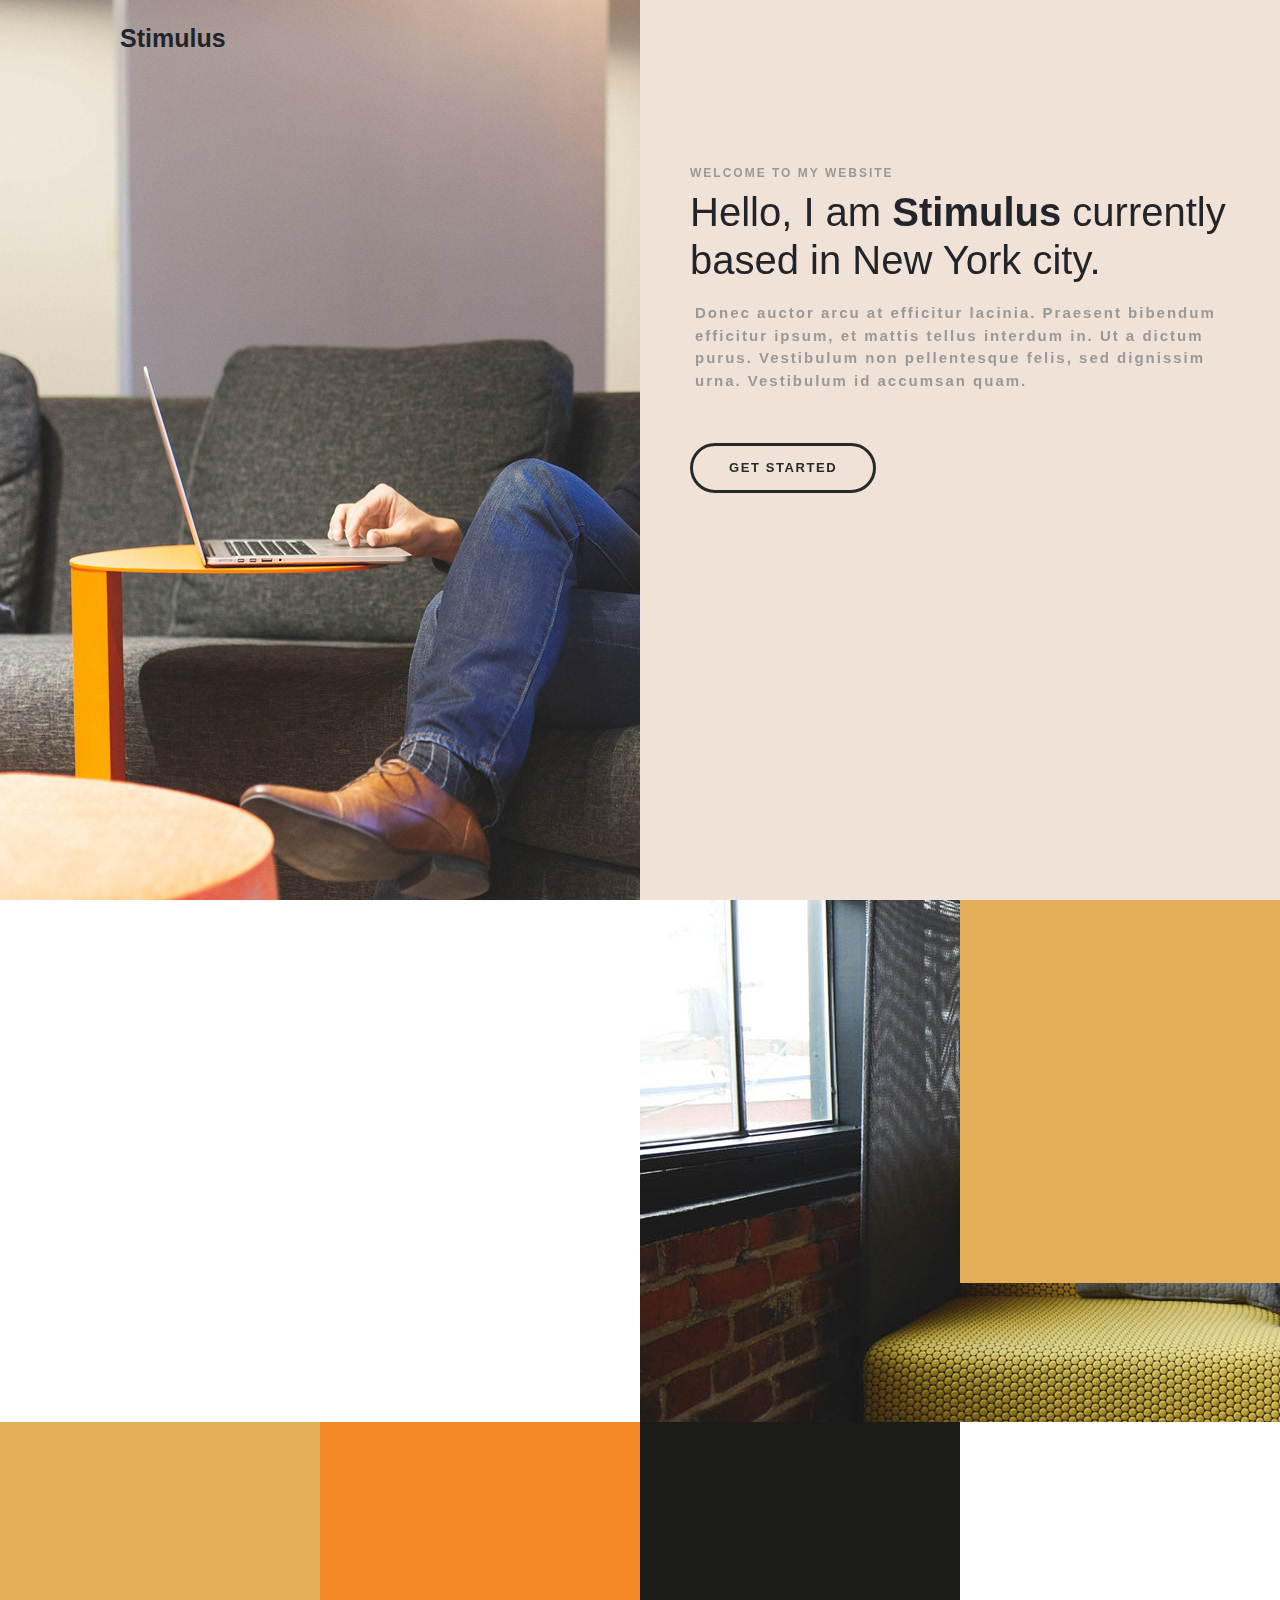
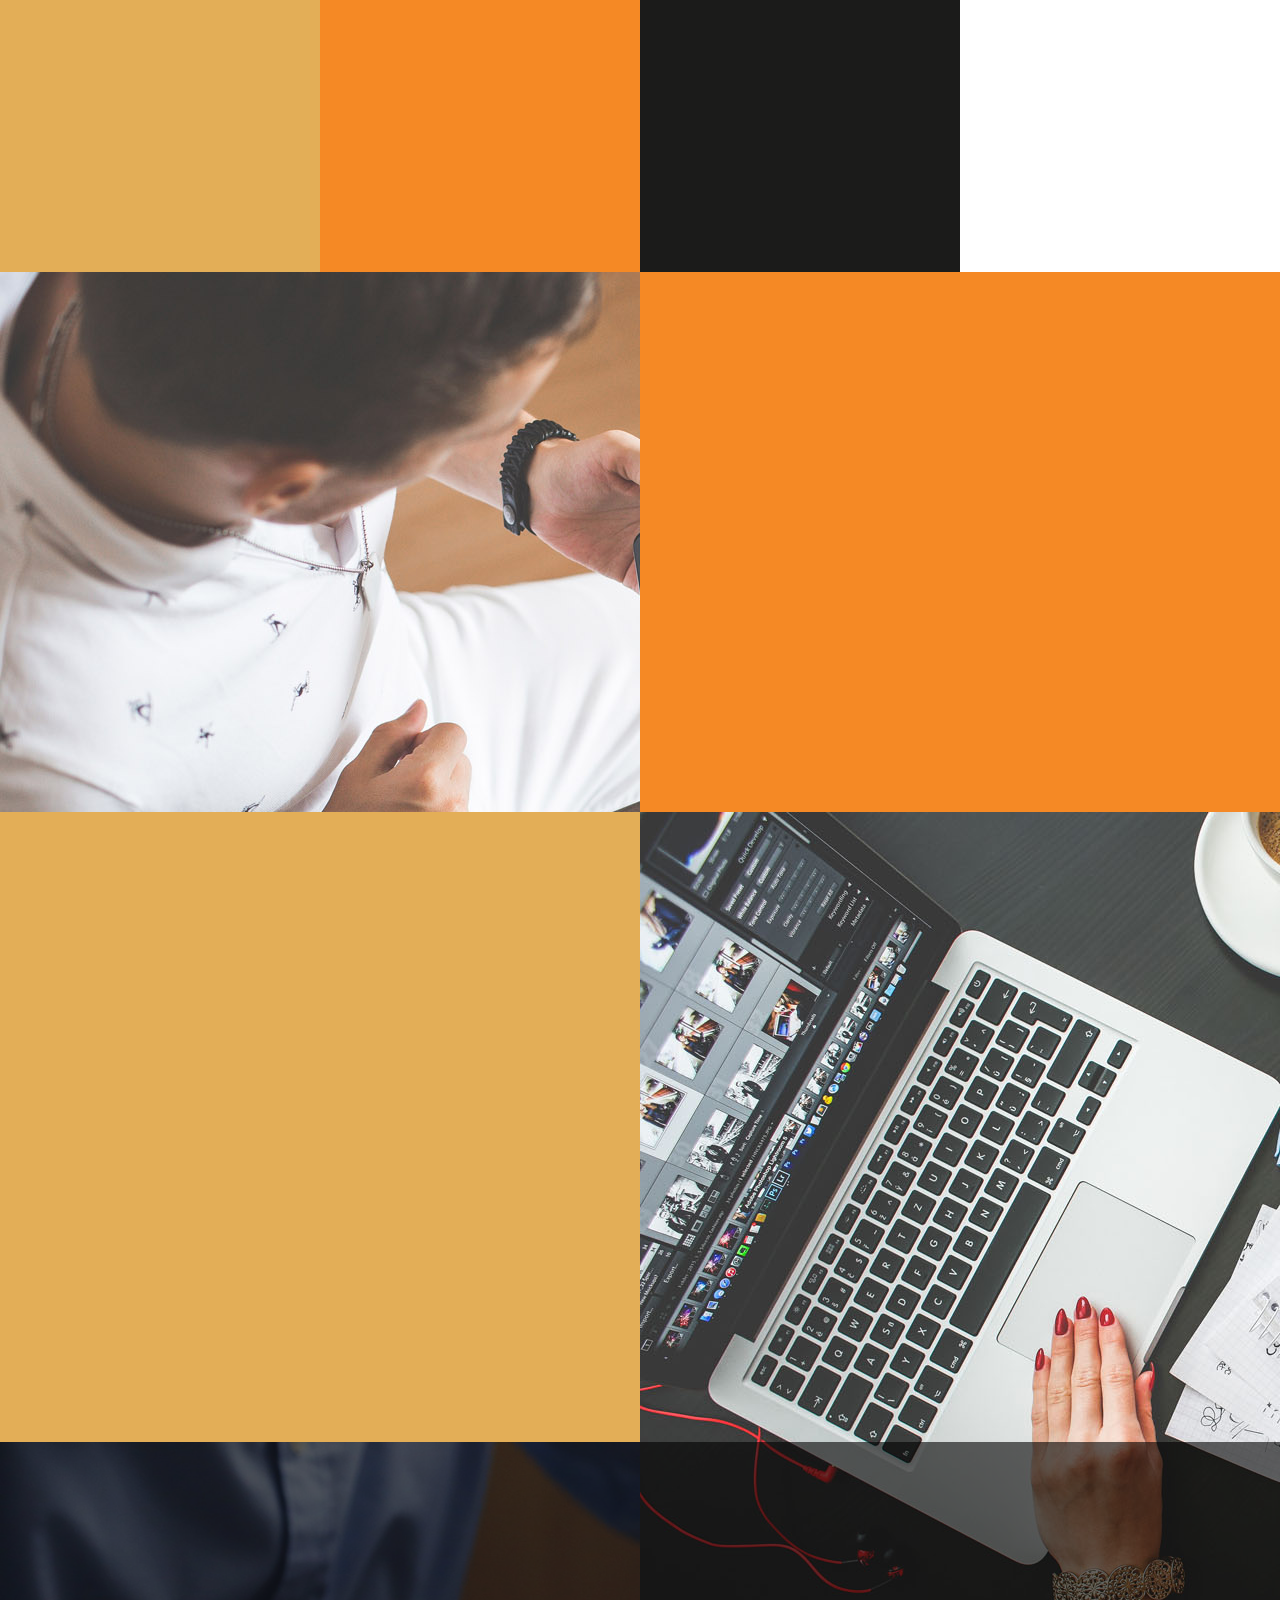
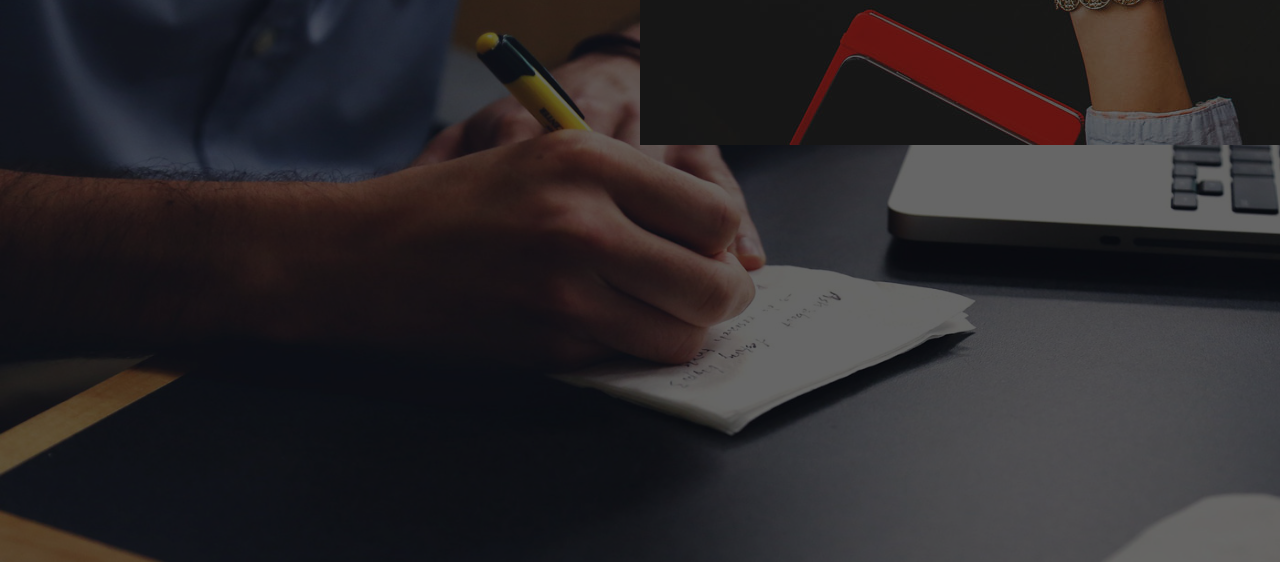
<file: index.html>
<!DOCTYPE html>
<html lang="en">

<head>



    <link rel="stylesheet" href="https://maxcdn.bootstrapcdn.com/bootstrap/4.5.2/css/bootstrap.min.css">
    <link rel="stylesheet" href="https://cdnjs.cloudflare.com/ajax/libs/font-awesome/4.7.0/css/font-awesome.min.css">
    <link href="https://fonts.googleapis.com/css2?family=Source+Sans+Pro:wght@200&display=swap" rel="stylesheet">
    <link rel="stylesheet" href="https://unpkg.com/aos@next/dist/aos.css" />
    <link rel="stylesheet" href="css/style.css">
    <title>Stimulus HTML CSS Template</title>





</head>

<body>




    <!--  home section-->
    <section id="home">

        <div class="row no-gutters">

            <div class="col-md-6 no-gutters">
                <div class="home-leftside">
                    <a>Stimulus</a>
                    <img src="img/home-img.jpg">
                </div>
            </div>

            <div class="col-md-6 no-gutters">
                <div class="home-rightside">
                    <div class="home-title">

                        <h4 data-aos="fade-up" data-aos-delay="50" data-aos-duration="1000" data-aos-easing="ease-in-out">welcome to my website</h4>
                        <h1 data-aos="fade-up" data-aos-delay="50" data-aos-duration="1000" data-aos-easing="ease-in-out">Hello, I am
                            <strong>Stimulus</strong> currently based in New York city.</h1>
                        <div data-aos="fade-up" data-aos-delay="50" data-aos-duration="1000" data-aos-easing="ease-in-out">
                            <p>Donec auctor arcu at efficitur lacinia. Praesent bibendum efficitur ipsum, et mattis tellus interdum
                                in. Ut a dictum purus. Vestibulum non pellentesque felis, sed dignissim urna. Vestibulum
                                id accumsan quam.
                            </p>
                        </div>

                        <a href="#about" class="btn btn-success" data-aos="fade-up" data-aos-delay="50" data-aos-duration="1000" data-aos-easing="ease-in-out">Get Started</a>

                    </div>
                </div>
            </div>


        </div>

    </section>



    <!--  about section   -->

    <section id="about">


        <div class="row no-gutters">

            <div class="col-md-6 no-gutters">
                <div class="about-part1">
                    <div class="about-title" data-aos="fade-up" data-aos-delay="50" data-aos-duration="1000" data-aos-easing="ease-in-out">
                        <h1>Donec auctor</h1>
                        <p class="color-yellow" data-aos="fade-up" data-aos-delay="50" data-aos-duration="1000" data-aos-easing="ease-in-out">Sed vulputate vitae diam quis bibendum</p>
                    </div>
                    <div data-aos="fade-up" data-aos-delay="50" data-aos-duration="1000" data-aos-easing="ease-in-out">
                        <p>Phasellus vulputate tellus nec tortor varius elementum. Curabitur at pulvinar ante. Duis dui urna,
                            faucibus eget felis eu, iaculis congue sem. Mauris convallis eros massa.</p>
                        <p>Quisque viverra iaculis aliquam. Etiam volutpat, justo non aliquam bibendum, sem nibh mollis erat,
                            quis porta odio odio at velit.</p>
                    </div>
                </div>
            </div>

            <div class="col-md-3 no-gutters">
                <div class="about-part2">
                    <img src="img/about-img.jpg">
                </div>
            </div>

            <div class="col-md-3 no-gutters">
                <div class="about-part3">


                    <h1 data-aos="fade-up" data-aos-delay="50" data-aos-duration="1000" data-aos-easing="ease-in-out">My Skills</h1>
                    <p class="color-white" data-aos="fade-up" data-aos-delay="50" data-aos-duration="1000" data-aos-easing="ease-in-out">Photoshop . HTML CSS JS . Web Design</p>

                    <div data-aos="fade-up" data-aos-delay="50" data-aos-duration="1000" data-aos-easing="ease-in-out">
                        <div class="skill">
                            <strong>Frontend Design</strong>
                            <span class="pull-right">90%</span>
                            <div class="progress">
                                <div class="progress-bar progress-bar-primary" role="progressbar" aria-valuenow="90" aria-valuemin="0" aria-valuemax="100"
                                    style="width: 90%;"></div>
                            </div>
                        </div>

                        <div class="skill">
                            <strong>Backend processing</strong>
                            <span class="pull-right">70%</span>
                            <div class="progress">
                                <div class="progress-bar progress-bar-primary" role="progressbar" aria-valuenow="70" aria-valuemin="0" aria-valuemax="100"
                                    style="width: 70%;"></div>
                            </div>
                        </div>
                        <div class="skill">
                            <strong>HTML5 & CSS3</strong>
                            <span class="pull-right">80%</span>
                            <div class="progress">
                                <div class="progress-bar progress-bar-primary" role="progressbar" aria-valuenow="80" aria-valuemin="0" aria-valuemax="100"
                                    style="width: 80%;"></div>
                            </div>
                        </div>
                    </div>


                </div>


            </div>
    </section>


    <!--   service section   -->
    <section id="service">

        <div class="row no-gutters">
            <div class="col-md-3 no-gutters">
                <div class="service-part1">
                    <div data-aos="fade-up" data-aos-delay="50" data-aos-easing="ease-in-out">
                        <i class="fa fa-desktop"></i>
                        <h3>Interface Design</h3>
                        <p class="color-white">Phasellus vulputate tellus nec tortor varius elementum. Curabitur at pulvinar ante.</p>
                    </div>
                </div>
            </div>
            <div class="col-md-3 no-gutters">
                <div class="service-part2">
                    <div data-aos="fade-up" data-aos-delay="50" data-aos-easing="ease-in-out">
                        <i class="fa fa-paper-plane"></i>
                        <h3>Media Strategy</h3>
                        <p class="color-white">Curabitur at pulvinar ante. Duis dui urna, faucibus eget felis eu, iaculis congue sem.</p>
                    </div>
                </div>
            </div>
            <div class="col-md-3 no-gutters">
                <div class="service-part3">
                    <div data-aos="fade-up" data-aos-delay="50" data-aos-easing="ease-in-out">
                        <i class="fa fa-table"></i>
                        <h3>Mobile App</h3>
                        <p class="color-white">Mauris convallis eros massa, vitae euismod arcu tempus ut. Quisque viverra iaculis.</p>
                    </div>
                </div>
            </div>
            <div class="col-md-3 no-gutters">
                <div class="service-part4">
                    <div data-aos="fade-up" data-aos-delay="50" data-aos-easing="ease-in-out">
                        <i class="fa fa-html5"></i>
                        <h3>Coding</h3>
                        <p>Mauris convallis eros massa, vitae euismod arcu tempus ut. Quisque viverra iaculis.</p>
                    </div>
                </div>
            </div>
        </div>

    </section>


    <!--   experience section    -->
    <section id="experience">
        <div class="row no-gutters">

            <div class="col-md-6 no-gutters">
                <div class="exp-part1">
                    <img src="img/experience-img.jpg">
                </div>
            </div>

            <div class="col-md-6 no-gutters">
                <div class="exp-part2">
                    <div data-aos="fade-up" data-aos-delay="50" data-aos-duration="1000" data-aos-easing="ease-in-out">
                        <h1>My Experiences</h1>
                        <p class="color-white">Previous companies and my tasks</p>
                    </div>

                    <div data-aos="fade-up" data-aos-delay="50" data-aos-duration="1000" data-aos-easing="ease-in-out">

                        <i class="fa fa-laptop"></i>

                        <div class="media-body">
                            <h3>Graphic Designer
                                <small>2014 Jul - 2015 Sep</small>
                            </h3>
                            <p class="color-white">Lorem ipsum dolor sit amet, consectetur adipisicing elit.</p>
                        </div>
                    </div>

                    <div data-aos="fade-up" data-aos-delay="50" data-aos-duration="1000" data-aos-easing="ease-in-out">
                        <i class="fa fa-laptop"></i>
                        <div class="media-body">
                            <h3>Web Designer
                                <small>2015 Oct - 2017 Jan</small>
                            </h3>
                            <p class="color-white">Lorem ipsum dolor sit amet, consectetur adipisicing elit.</p>
                        </div>
                    </div>
                </div>
            </div>
        </div>
        </div>
    </section>



    <section id="education">
        <div class="row no-gutters">

            <div class="col-md-6 no-gutters">
                <div class="edu-part1">
                    <div data-aos="fade-up" data-aos-delay="50" data-aos-duration="1000" data-aos-easing="ease-in-out">
                        <h1>My Education</h1>
                        <p class="color-white">In cursus orci non ipsum gravida dignissim</p>
                    </div>

                    <div data-aos="fade-up" data-aos-delay="50" data-aos-duration="1000" data-aos-easing="ease-in-out">

                        <i class="fa fa-laptop"></i>

                        <div class="media-body">
                            <h3>Master in Design
                                <small>2012 Jan - 2014 May</small>
                            </h3>
                            <p class="color-white">Etiam iaculis elit in mauris ullamcorper auctor. Proin a sapien id orci ullamcorper dignissim
                                eu in neque.</p>
                        </div>
                    </div>

                    <div data-aos="fade-up" data-aos-delay="50" data-aos-duration="1000" data-aos-easing="ease-in-out">
                        <i class="fa fa-laptop"></i>
                        <div class="media-body">
                            <h3>Bachelor of Arts
                                <small>2008 May - 2011 Dec</small>
                            </h3>
                            <p class="color-white">Orci varius natoque penatibus et magnis dis parturient montes, nascetur ridiculus mus.</p>
                        </div>
                    </div>
                </div>
            </div>
            <div class="col-md-6 no-gutters">
                <div class="edu-part2">
                    <img src="img/education-img.jpg">
                </div>
            </div>
        </div>

    </section>


    <section id="quotes">

        <div class="row no-gutters">

            <div class="col-md-12 no-gutters">
                <div class="bg-black">
                    <div class="quotes-body">

                        <i class="fa fa-star" data-aos="fade-up" data-aos-delay="50" data-aos-duration="1000" data-aos-easing="ease-in-out"></i>
                        <h2 data-aos="fade-up" data-aos-delay="50" data-aos-duration="1000" data-aos-easing="ease-in-out">Proin lobortis eu diam et facilisis. Fusce nisi nibh, molestie in vestibulum quis, auctor et orci.</h2>
                        <p data-aos="fade-up" data-aos-delay="50" data-aos-duration="1000" data-aos-easing="ease-in-out">Curabitur at pulvinar ante. Duis dui urna, faucibus eget felis eu, iaculis congue sem.</p>

                    </div>
                    <img src="img/quotes-bg.jpg">
                </div>
            </div>

        </div>



    </section>







    <script src="js/script.js"></script>
    <script src="https://code.jquery.com/jquery-3.5.1.slim.min.js" integrity="sha384-DfXdz2htPH0lsSSs5nCTpuj/zy4C+OGpamoFVy38MVBnE+IbbVYUew+OrCXaRkfj"
        crossorigin="anonymous"></script>
    <script src="https://cdn.jsdelivr.net/npm/bootstrap@4.6.0/dist/js/bootstrap.bundle.min.js" integrity="sha384-Piv4xVNRyMGpqkS2by6br4gNJ7DXjqk09RmUpJ8jgGtD7zP9yug3goQfGII0yAns"
        crossorigin="anonymous"></script>
    <script src="https://unpkg.com/aos@next/dist/aos.js"></script>
    <script>
        AOS.init();
    </script>

</body>

</html>
</file>
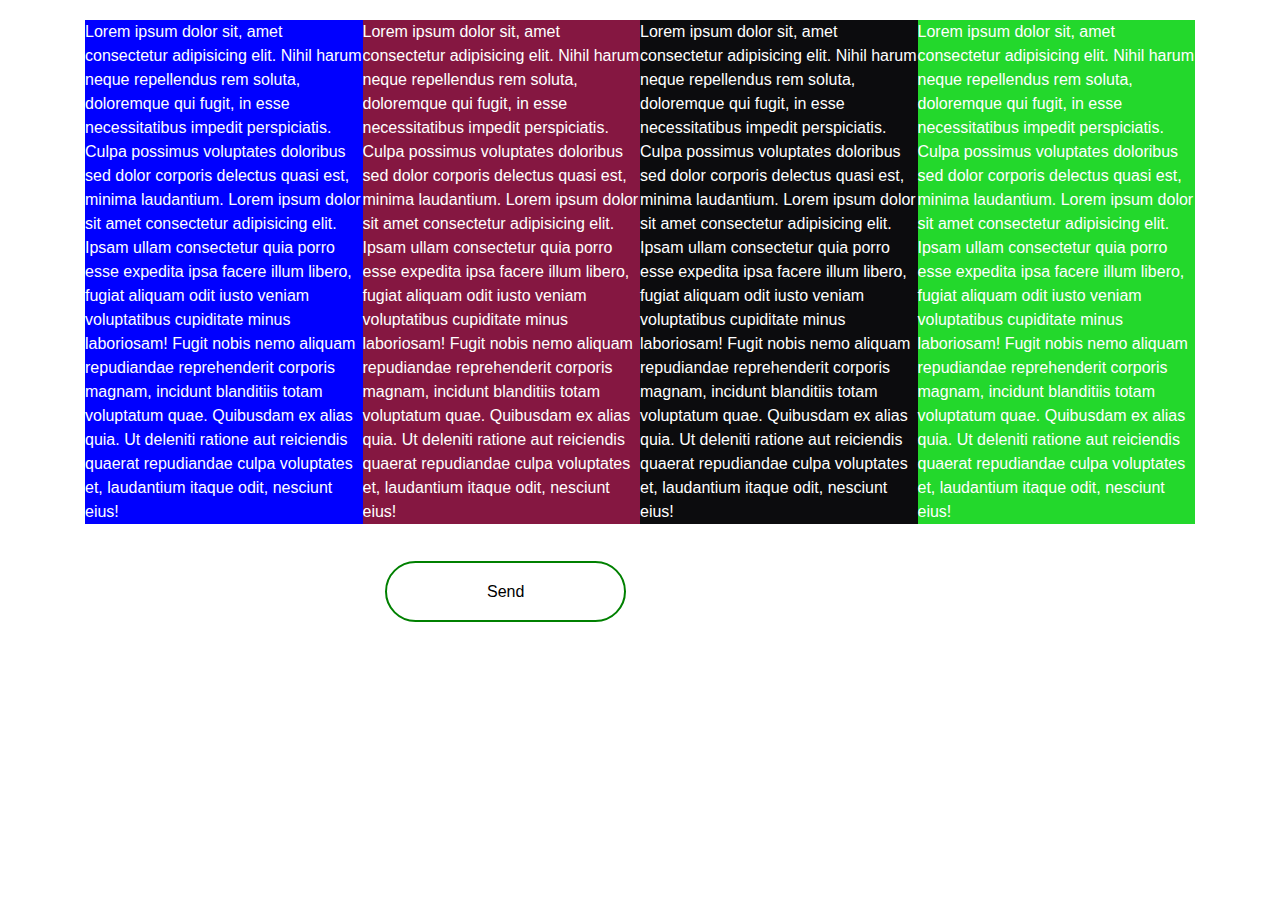
<file: test.html>
<!DOCTYPE html>
<html lang="en">

<head>

    <link rel="stylesheet" href="https://maxcdn.bootstrapcdn.com/bootstrap/4.5.2/css/bootstrap.min.css">


    <title>test</title>

    <style>
        * {
            box-sizing: border-box;
        }

        body {
            overflow-x: hidden;
        }

        #test p {

            text-align: left;
            color: white;
        }



        .box1 {
            background: blue;
            margin: 0px;
        }

        .box2 {
            background: rgb(133, 23, 65);

        }

        .box3 {
            background: rgb(12, 12, 14);

        }

        .box4 {
            background: rgb(35, 216, 44);
            margin: 0;
        }




        .container {

            margin: 20px auto;


        }

        .container a {
            text-decoration: none;
        }

        .button {
            position: relative;
            background: transparent;
            color: black;
            margin: 300px;
            padding: 20px 100px 20px 100px;
            border: 2px solid green;
            border-radius: 50px;

        }

        .button:focus {
            background: red;
            color: white;
        }

        a:hover {
            background: black;
            color: red;
            border-color: transparent;

        }
    </style>


</head>

<body>




    <!--  testing section-->
    <section id="test">
        <div class="container">
            <div class="row no-gutters">
                <div class="col-md-3 col-sm-6">
                    <div class="box1">
                        <p>Lorem ipsum dolor sit, amet consectetur adipisicing elit. Nihil harum neque repellendus rem soluta,
                            doloremque qui fugit, in esse necessitatibus impedit perspiciatis. Culpa possimus voluptates
                            doloribus sed dolor corporis delectus quasi est, minima laudantium. Lorem ipsum dolor sit amet
                            consectetur adipisicing elit. Ipsam ullam consectetur quia porro esse expedita ipsa facere illum
                            libero, fugiat aliquam odit iusto veniam voluptatibus cupiditate minus laboriosam! Fugit nobis
                            nemo aliquam repudiandae reprehenderit corporis magnam, incidunt blanditiis totam voluptatum
                            quae. Quibusdam ex alias quia. Ut deleniti ratione aut reiciendis quaerat repudiandae culpa voluptates
                            et, laudantium itaque odit, nesciunt eius!


                        </p>
                    </div>
                </div>
                <div class="col-md-3 col-sm-6">
                    <div class="box2">
                        <p>Lorem ipsum dolor sit, amet consectetur adipisicing elit. Nihil harum neque repellendus rem soluta,
                            doloremque qui fugit, in esse necessitatibus impedit perspiciatis. Culpa possimus voluptates
                            doloribus sed dolor corporis delectus quasi est, minima laudantium. Lorem ipsum dolor sit amet
                            consectetur adipisicing elit. Ipsam ullam consectetur quia porro esse expedita ipsa facere illum
                            libero, fugiat aliquam odit iusto veniam voluptatibus cupiditate minus laboriosam! Fugit nobis
                            nemo aliquam repudiandae reprehenderit corporis magnam, incidunt blanditiis totam voluptatum
                            quae. Quibusdam ex alias quia. Ut deleniti ratione aut reiciendis quaerat repudiandae culpa voluptates
                            et, laudantium itaque odit, nesciunt eius!


                        </p>
                    </div>
                </div>

                <div class="col-md-3 col-sm-6">

                    <div class="box3">
                        <p>Lorem ipsum dolor sit, amet consectetur adipisicing elit. Nihil harum neque repellendus rem soluta,
                            doloremque qui fugit, in esse necessitatibus impedit perspiciatis. Culpa possimus voluptates
                            doloribus sed dolor corporis delectus quasi est, minima laudantium. Lorem ipsum dolor sit amet
                            consectetur adipisicing elit. Ipsam ullam consectetur quia porro esse expedita ipsa facere illum
                            libero, fugiat aliquam odit iusto veniam voluptatibus cupiditate minus laboriosam! Fugit nobis
                            nemo aliquam repudiandae reprehenderit corporis magnam, incidunt blanditiis totam voluptatum
                            quae. Quibusdam ex alias quia. Ut deleniti ratione aut reiciendis quaerat repudiandae culpa voluptates
                            et, laudantium itaque odit, nesciunt eius!


                        </p>
                    </div>

                </div>

                <div class="col-md-3 col-sm-6">

                    <div class="box4">
                        <p>Lorem ipsum dolor sit, amet consectetur adipisicing elit. Nihil harum neque repellendus rem soluta,
                            doloremque qui fugit, in esse necessitatibus impedit perspiciatis. Culpa possimus voluptates
                            doloribus sed dolor corporis delectus quasi est, minima laudantium. Lorem ipsum dolor sit amet
                            consectetur adipisicing elit. Ipsam ullam consectetur quia porro esse expedita ipsa facere illum
                            libero, fugiat aliquam odit iusto veniam voluptatibus cupiditate minus laboriosam! Fugit nobis
                            nemo aliquam repudiandae reprehenderit corporis magnam, incidunt blanditiis totam voluptatum
                            quae. Quibusdam ex alias quia. Ut deleniti ratione aut reiciendis quaerat repudiandae culpa voluptates
                            et, laudantium itaque odit, nesciunt eius!


                        </p>
                    </div>

                </div>
            </div>

        </div>


    </section>
    <div class="row">
        <div class="container">
            <a href="#" class="button">Send</a>
        </div>
    </div>
</file>
<file: css/style.css>
* {
    box-sizing: border-box;
  }

html{
    scroll-behavior:smooth;;
}


body{
    font-family: 'Ubuntu', sans-serif;
    font-style:normal;
    font-weight:100;
	
}




.color-white{
    color:white;
}


/*  css for home section*/
.home-leftside, .home-rightside{
 height:100vh;
 
}





.home-leftside .bg-image{
    /* background:rgb(248, 248, 248); */
    background: url(../img/home-img.jpg) no-repeat;
    background-size: cover;
    background-position: 50% 50%;
    width: 100%;
    height: 100vh;
    

}

.home-rightside{
    background:#f1e2d7;
}


.home-leftside > a{
    position:absolute;
    left:120px;
    top:20px;
    z-index:1;
    color:rgb(8, 8, 8);
    font-size:25px;
    font-weight:bold;
    

}

.home-title{
    padding:160px 50px 0 50px;

}

.home-title h4{
  text-transform:uppercase;
  color: #999;
  font-size: 12px;
  font-weight: bold;
  letter-spacing: 2px;
  padding-top: 6px;
  
}

.home-title  p{
    
    color: rgb(153, 153, 153);
    font-size: 15px;
    font-weight:bold;
    letter-spacing:2px;
    
    
  }


.btn {
    background-color: transparent;
    border: 3px solid #232B2B;
    border-radius: 100px;
    color: #232B2B;
    font-size: 13px;
    font-weight:bold;
    letter-spacing: 1.6px;
    padding: 12px 36px;
    margin-top: 30px;
    margin-left:0;
    text-transform: uppercase;
  }
  
  .btn:hover {
    background: #E3AE57;
    border-color: transparent;
    color: #ffffff;
  }



/*  css for about section   */

.about-part1 , .about-part2, .about-part3{
    
    position:relative;
    height:58vh;
    
}




.about-part1{
    background:rgb(255, 255, 255);
    padding:50px;
    
}

.about-part1 h1{
    font-size: 42px;
    padding-bottom: 14px;
    margin-bottom: 0px;

}

.about-part1 .color-yellow{
    color:rgb(227, 174, 87);
    font-weight:bold;
}

.about-part1 > p{

    color: rgba(17, 16, 16, 0.8);
    font-size: 13px;
    font-weight: bold;
    line-height: 28px;
    letter-spacing: 2px;
    text-align:left;
}


.about-part2 .bg-image{
    
    background: url(../img/about-img.jpg) no-repeat;
    background-size: cover;
    background-position: 50% 50%;
    width: 100%;
    height: 100vh;
    

}


.about-part3{
    background:rgb(227, 174, 87);
    padding:30px 30px 42px 50px;
    height:auto;
   
}
 .about-part3  h1{
     color:white;
     font-size:42px;
     font-weight:400;
 }

 .about-part3  .color-white{
    color:white;
    font-size:18px;
    
}

.about-part3  .skill{
    padding:10px 0 10px 0;
}

  
  #about .progress {
    background: #ffffff;
    border-radius: 0px;
    box-shadow: none;
    height: 2px;
  }
  
  #about .progress-bar-primary {
    background: #232B2B;
  }
  
  #about strong{
    font-weight: bold;
    display: inline-block;
    padding-bottom: 10px;
    
    
  }
  #about span{
      color:white;
  }



  /* css for service section   */

.service-part1{
    background:rgb(227, 174, 87);
}

.service-part2{
    background:rgb(245, 137, 37);
}
.service-part3{
    background:rgb(27, 27, 26);
}
.service-part4{
    background:rgb(255, 255, 255);
}


.service-part1, .service-part2, .service-part3,.service-part4{
    position:relative;
    bottom:0;
    height:50vh;
    padding: 52px 22px 52px 22px;

    
}


#service  div{
   text-align:center;
   
  }
  .service-part1, .service-part2, .service-part3{
   color:white;
}
.service-part4  h3, p{
    color:black;
    
}


  
  #service .fa {
    font-size: 42px;
    padding-bottom: 22px;
  }

  #service p {
    font-size: 18px;
    line-height: 30px;
  }
  
  


  /*   css for experience section  */
.exp-part1{
    background:rgb(255, 255, 255);
}

.exp-part2{
    background:rgb(245, 137, 37);
}
  
.exp-part1, .exp-part2{
    position:relative;
    bottom:0;
    height:60vh;
    
}

.exp-part1 .bg-image{
    /* background:rgb(248, 248, 248); */
    background: url(../img/experience-img.jpg) no-repeat;
    background-size: cover;
    background-position: 50% 50%;
    width: 100%;
    height: 100vh;
    

}

.exp-part2{
    padding:20px 0 45px 60px;
}

.exp-part2 h1,h3{
   color:white;
   font-size:30px;
   font-weight:bold;
}

.exp-part2 p{
    font-size:15px;
    
}


  
#experience .fa {
    font-size: 42px;
    color:white;
  }
  
#experience small {
    color: rgb(65, 10, 10);
    font-size:15px;
    font-weight:bold;
  }
 

/* css for education section  */
.edu-part1{
    background:rgb(227, 174, 87);
}


  
.edu-part1, .edu-part2{
    position:relative;
    bottom:0;
    height:70vh;
    
}


.edu-part1{
    padding:45px 10px 45px 60px;
}

.edu-part1 h1,h3{
   color:white;
   font-size:30px;
   font-weight:bold;
}

.edu-part1 p{
    font-size:18px;
    
}

  
  #education .fa {
    font-size: 42px;
    margin-right: 14px;
    color:white;
  }
  
  #education small {
    color: rgb(65, 10, 10);
    font-size:15px;
    font-weight:bold;
  }

  .edu-part2 .bg-image{
    
    background: url(../img/education-img.jpg) no-repeat;
    background-size: cover;
    background-position: 50% 50%;
    width: 100%;
    height: 100%;
}


#quotes  img{
    
    position:relative;
    width:100%;
    height:80vh;
    z-index:-1;
    
}

.bg-black{
    background:rgba(0,0,0,0.6);
}

.quotes-body{
    position:absolute;
    top:20%;
    left:0;
    right:0;
    z-index:1;
    color:white;
    text-align:center;
    font-size:30px;
    font-weight:bold;
    padding:20px;

}

.quotes-body h2{
    padding:30px 200px 10px 200px;
}
.quotes-body p{
    font-size:20px;
    color:rgba(255,255,255,0.5);
    padding:20px;

}


/*  css for contact section*/

.contact-part1{
    background:rgba(238, 88, 51, 0.973);
}
.contact-part2{
    background:rgb(252, 250, 250);
}
.contact-part3{
    background:rgb(10, 3, 3);
}

  
.contact-part1, .contact-part2, .contact-part3{
    
    height:75vh;
    
}

.contact-part1{
    padding-left:30px;

}

.contact-title h1,p{
padding:10px 0 5px 5px;
}

#contact .form-control::placeholder{color:#ffffff;opacity:1}  /* for Chrome, Firefox, Opera, Safari 10.1+  */
#contact .form-control:-ms-input-placeholder{color:#ffffff}      /* for IE 10-11  */
#contact .form-control::-webkit-input-placeholder{color:#ffffff}  /* for Microsoft edge */
  
  
  #contact .form-control {
    background: transparent;
    border: none;
    border-bottom: 1px solid #E3AE57;
    border-radius: 0px;
    box-shadow: none;
    color: #ffffff;
    font-size: 18px;
    margin-top: 10px;
    margin-bottom: 25px;
    transition: all 0.4s ease-in-out;
  }
  
  #contact .form-control:focus {
    border-bottom-color: #ffffff;
  }
  
  #contact input {
    height: 45px;
  }
  
  #contact input[type="submit"] {
    background: #ffffff;
    border: 2px solid transparent;
    border-radius: 40px;
    color: #161616;
    padding-bottom: 10px;
  }
  
  #contact textarea {
    height:100px;

  }


  #contact input[type="submit"]:hover {
    background: transparent;
    border-color: #ffffff;
    color: #ffffff;
  }



  .contact-part2 .bg-image{
    background: url(../img/contact-img.jpg) no-repeat;
    background-size: cover;
    background-position: 50% 50%;
    width: 100%;
    height: 100%;
}

.contact-part3{
    padding:30px;
}

.contact-info h3{
  font-size:25px;
  font-weight:normal;
  padding:5px;
}

.contact-info p{
    color:rgba(255, 255, 255, 0.5);
    padding:5px;
  }

.contact-info .fa{
    color:rgba(252, 248, 248, 0.6);
    padding:5px;
}

.contact-info a{
    color:rgb(227, 174, 87);
    padding:5px;
    text-decoration:none;

  }

  

 /* css for footer */ 
 footer{
    
   padding: 140px 0px;

 }

 .footer-copyright{
     text-align:center;
 }

 .footer-copyright p{
    color:rgba(8, 8, 8, 0.815);
}

 .footer-copyright a{
     color:rgb(227, 174, 87);
     text-decoration: none;
 }
 .social-icon {
    position: relative;
    padding: 0;
    margin: 0;
    text-align: center;
}

.social-icon li {
    display: inline-block;
    list-style: none;
}

.social-icon li a {
    border: 2px solid transparent;
    color: #999;
    border-radius: 100px;
    cursor: pointer;
    font-size: 16px;
    text-decoration: none;
    width: 50px;
    height: 50px;
    line-height: 50px;
    text-align: center;
    margin: 22px 4px 10px 4px;
}

.social-icon li a:hover {
    background: #E3AE57;
    border-color: #ffffff;
    color: #ffffff;
    transform: scale(1.1);
}






 /*   css for media query*/
  
 @media screen and (max-width:768px){
   
    body{
        overflow-x:hidden;
     }
 
   .navbar{
       display:none;
   }
   
     
   
     .home-title{
         padding:50px;
     }
     
 
 
     /*  for about section */
     .about-part1{
         height:70vh;
     }
     
     .about-part2 img{
         width:100%
     }
      
 
   
     /*   for experience section*/
 
     
     .exp-part2{
         margin:0;
         height:auto;
     }
 
 
     /*   for education section*/
     .edu-part1{
         margin:0;
         height:auto;
     }
     .quotes-body{
       padding:0;
     }
     .quotes-body h2{
     padding:2px;;
     }
    .quotes-body p{
     
     padding:2px;
 
     }
   
   .contact-part1{
       height:auto;
       padding:10px;
     }
 
   footer {
     padding: 40px 0;
    }
 }
 
 @media screen and (max-width:600px){
    
    .about-part1{
        height:auto;
    }
    
 
 
 }
</file>
